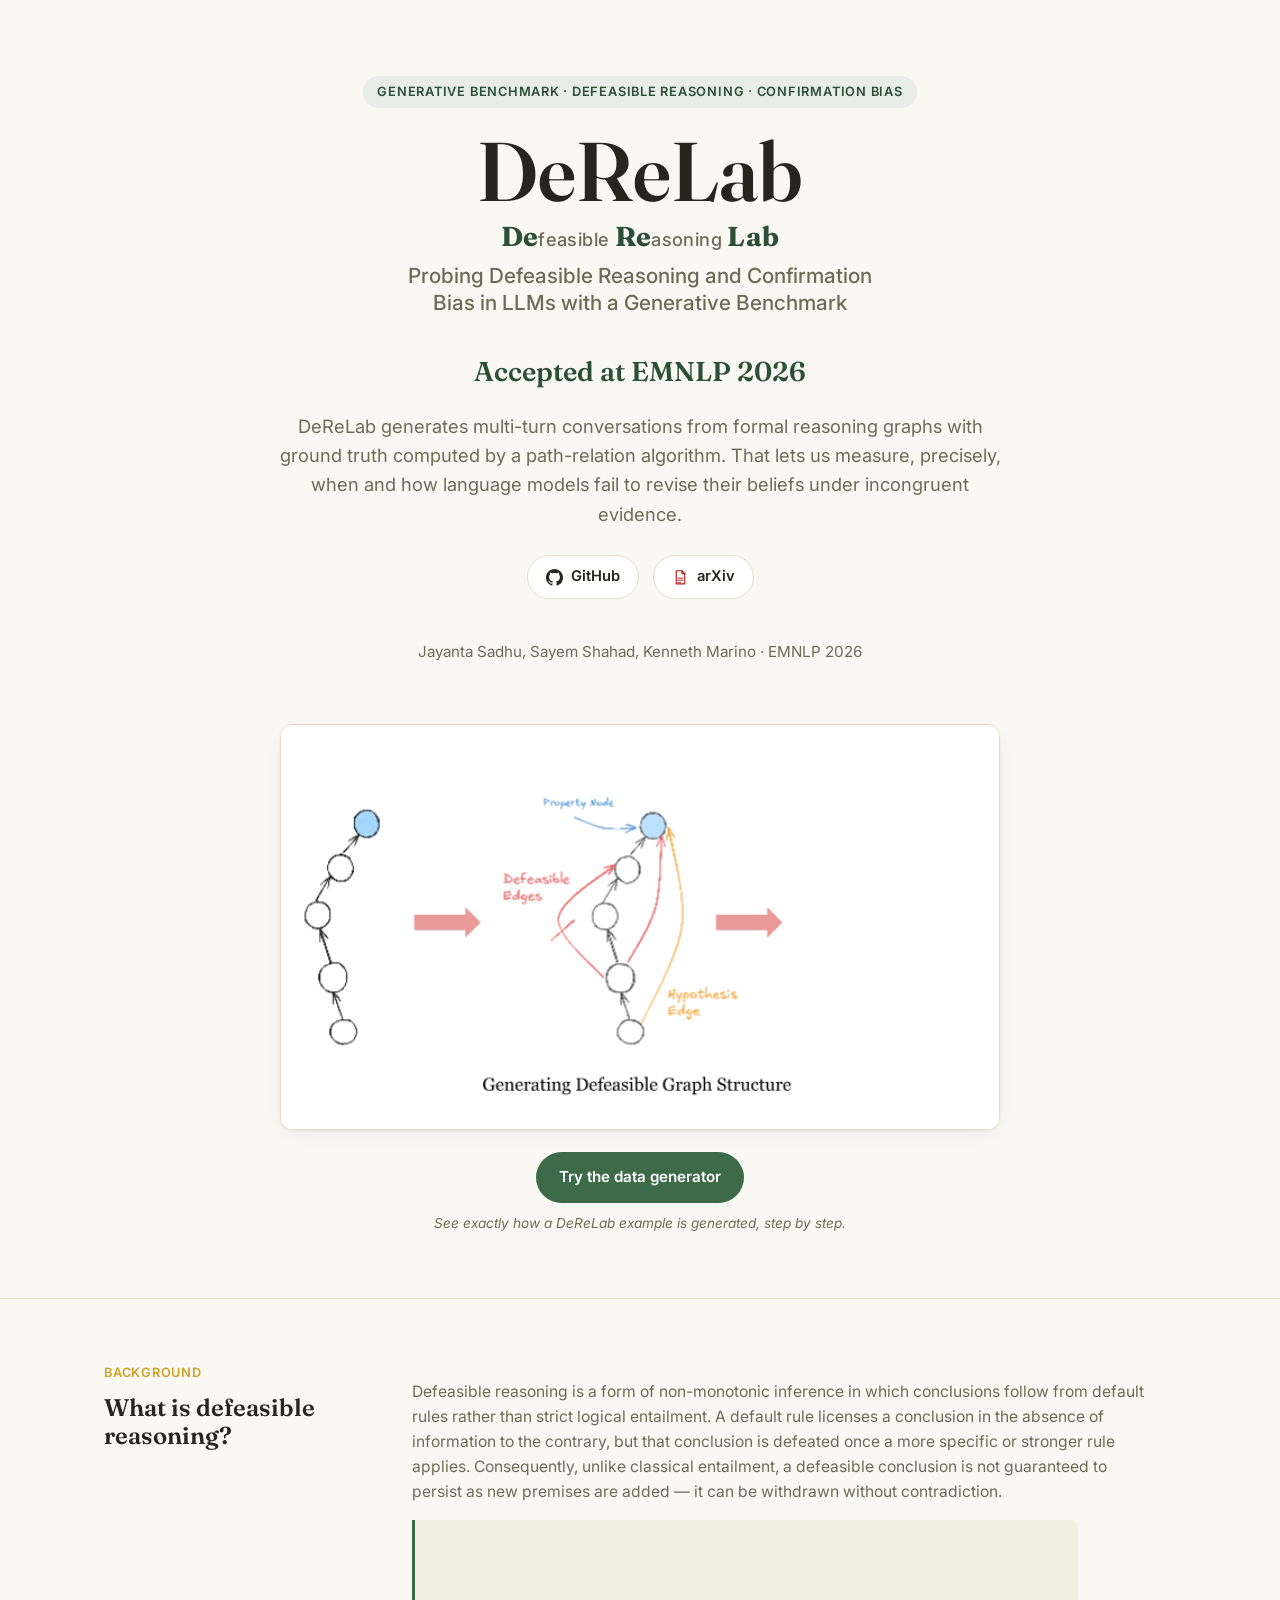
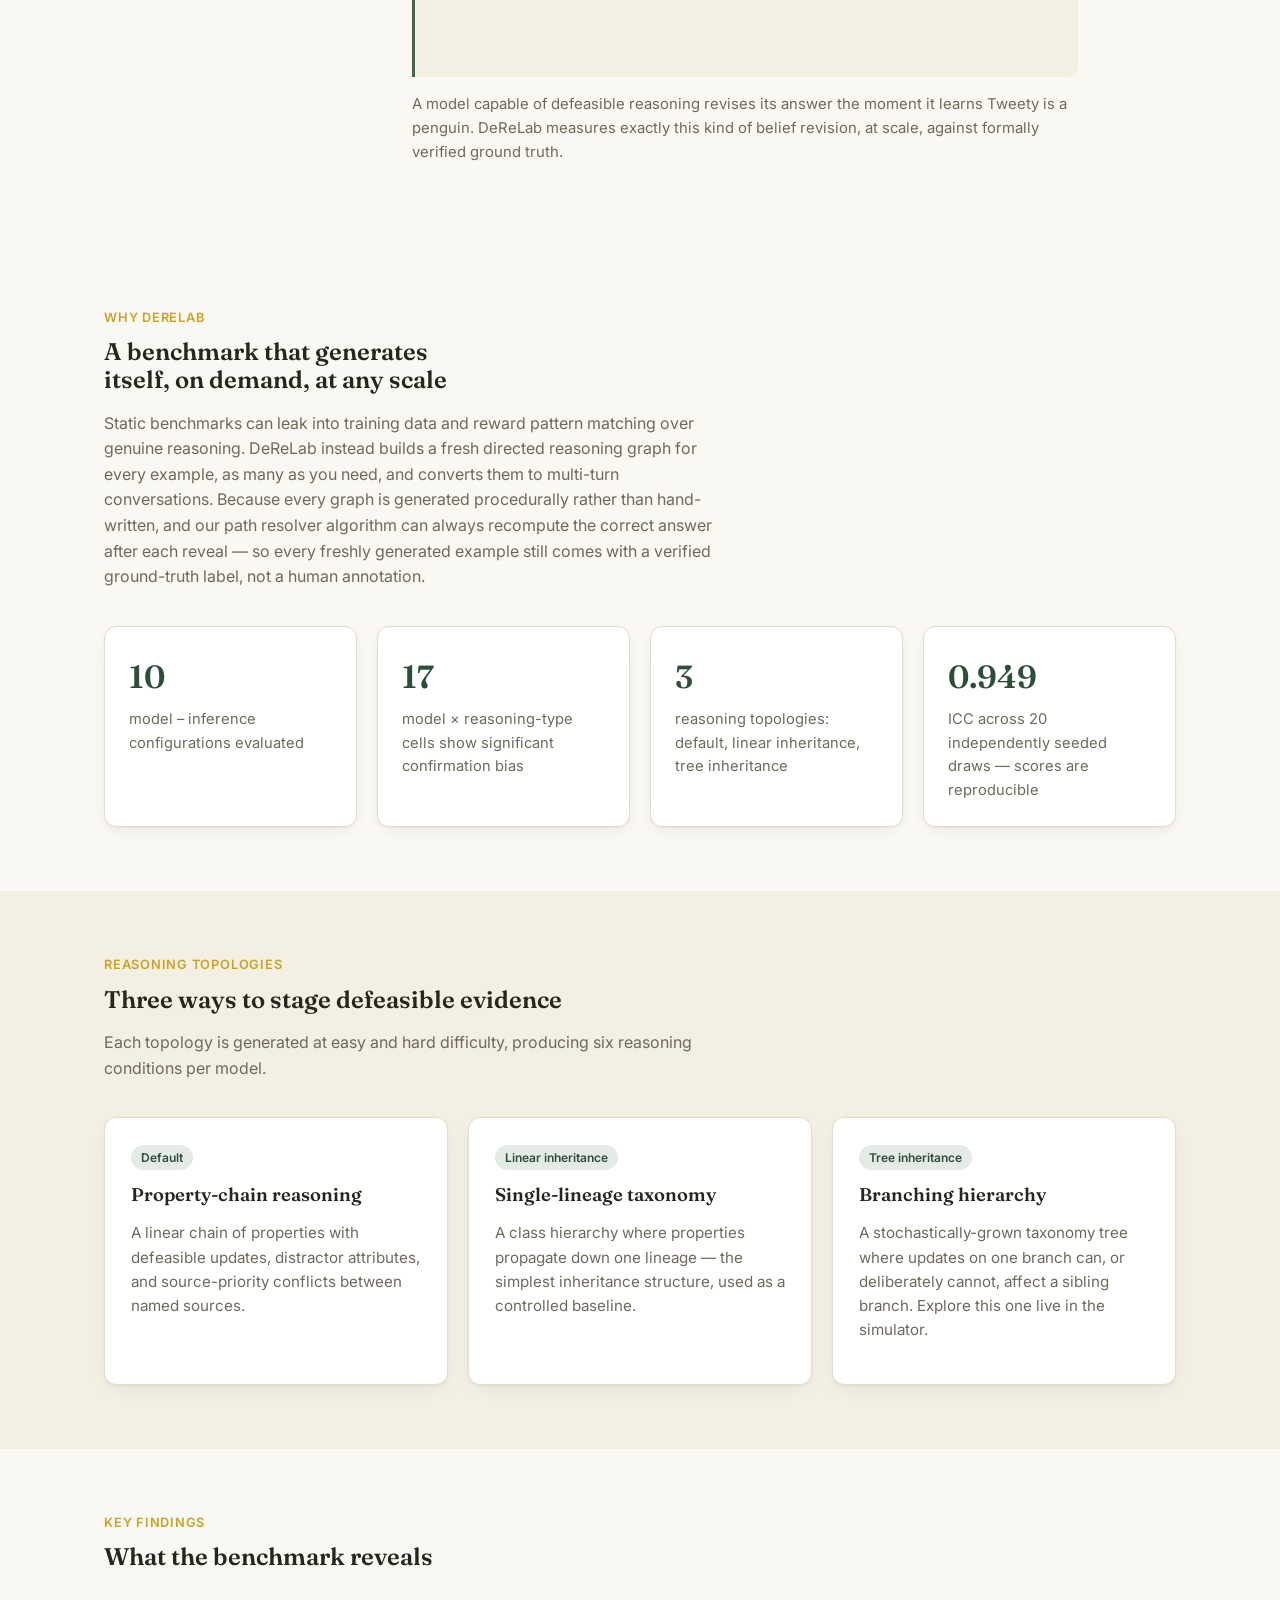
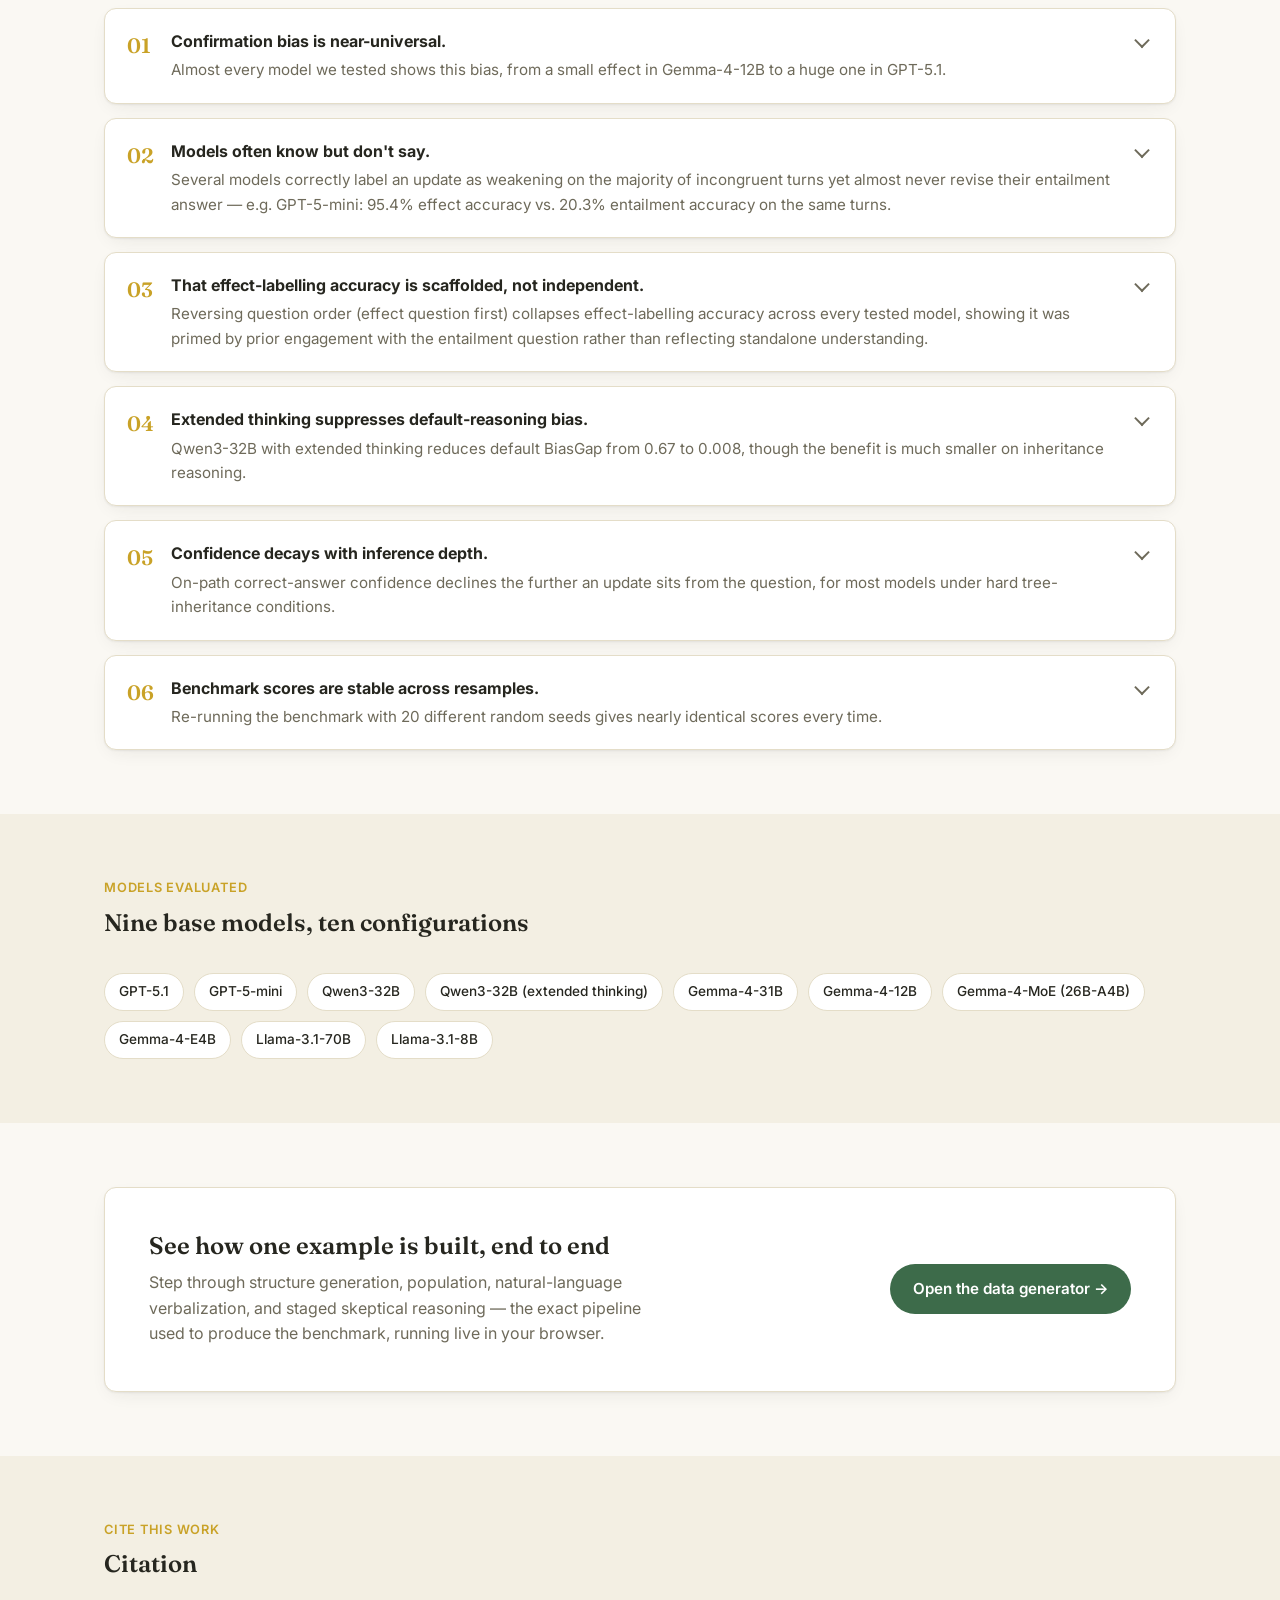
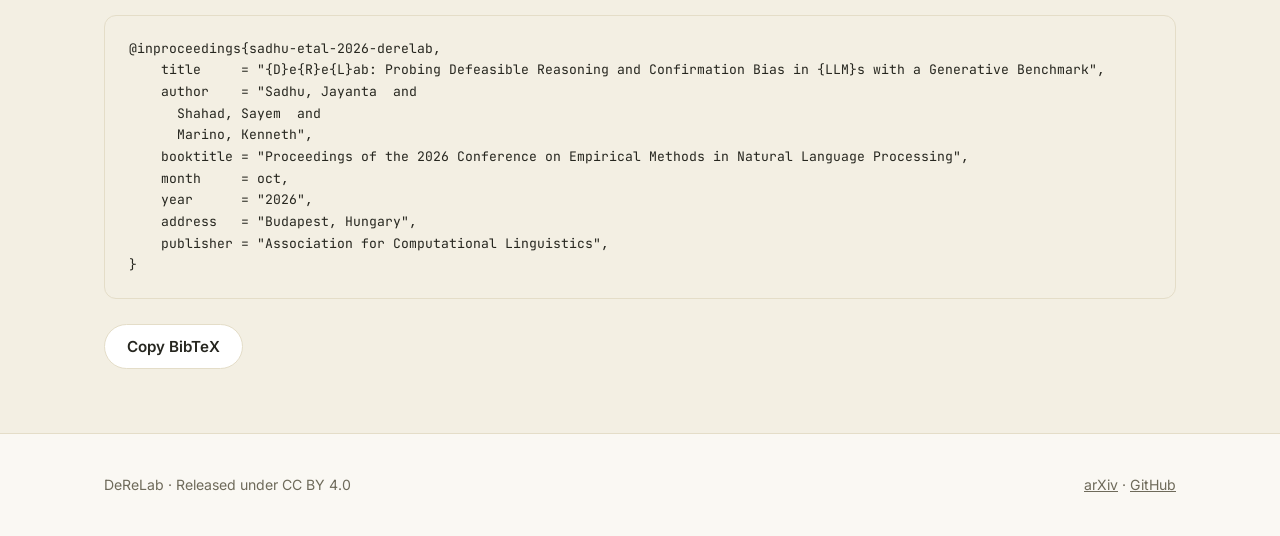
<file: website/index.html>
<!DOCTYPE html>
<html lang="en">
<head>
<meta charset="UTF-8">
<meta name="viewport" content="width=device-width, initial-scale=1.0">
<title>DeReLab</title>
<meta name="description" content="A generative benchmark for probing defeasible reasoning and confirmation bias in large language models.">
<link rel="icon" href="data:image/svg+xml,<svg xmlns=%22http://www.w3.org/2000/svg%22 viewBox=%220 0 32 32%22><rect width=%2232%22 height=%2232%22 rx=%228%22 fill=%22%233D6B4A%22/><circle cx=%2216%22 cy=%2211%22 r=%224%22 fill=%22%23C9A227%22/><circle cx=%229%22 cy=%2222%22 r=%223%22 fill=%22%23fff%22/><circle cx=%2223%22 cy=%2222%22 r=%223%22 fill=%22%23fff%22/><line x1=%2216%22 y1=%2214%22 x2=%229%22 y2=%2220%22 stroke=%22%23fff%22 stroke-width=%221.5%22/><line x1=%2216%22 y1=%2214%22 x2=%2223%22 y2=%2220%22 stroke=%22%23fff%22 stroke-width=%221.5%22/></svg>">
<link rel="stylesheet" href="css/style.css">
</head>
<body>

<header class="hero">
  <div class="container">
    <span class="hero-eyebrow">Generative benchmark &middot; defeasible reasoning &middot; confirmation bias</span>
    <h1 class="hero-title">
      <span class="hero-title-main">DeReLab</span>
      <span class="hero-title-expansion"><span class="hero-title-key">De</span>feasible <span class="hero-title-key">Re</span>asoning <span class="hero-title-key">Lab</span></span>
      <span class="hero-title-sub">Probing Defeasible Reasoning and Confirmation Bias in LLMs with a Generative Benchmark</span>
    </h1>
    <p class="hero-venue-announce">Accepted at EMNLP 2026</p>
    <p class="hero-lede">
      DeReLab generates multi-turn conversations from formal reasoning graphs
      with ground truth computed by a path-relation algorithm. 
      That lets us measure, precisely, when and how language
      models fail to revise their beliefs under incongruent evidence.
    </p>
    <div class="hero-links">
      <a href="https://github.com/Jayanta47/DeReLab" target="_blank" rel="noopener" class="icon-link">
        <svg viewBox="0 0 16 16" fill="currentColor" aria-hidden="true"><path d="M8 0C3.58 0 0 3.58 0 8c0 3.54 2.29 6.53 5.47 7.59.4.07.55-.17.55-.38 0-.19-.01-.82-.01-1.49-2.01.37-2.53-.49-2.69-.94-.09-.23-.48-.94-.82-1.13-.28-.15-.68-.52-.01-.53.63-.01 1.08.58 1.23.82.72 1.21 1.87.87 2.33.66.07-.52.28-.87.51-1.07-1.78-.2-3.64-.89-3.64-3.95 0-.87.31-1.59.82-2.15-.08-.2-.36-1.02.08-2.12 0 0 .67-.21 2.2.82.64-.18 1.32-.27 2-.27.68 0 1.36.09 2 .27 1.53-1.04 2.2-.82 2.2-.82.44 1.1.16 1.92.08 2.12.51.56.82 1.27.82 2.15 0 3.07-1.87 3.75-3.65 3.95.29.25.54.73.54 1.48 0 1.07-.01 1.93-.01 2.2 0 .21.15.46.55.38A8.013 8.013 0 0 0 16 8c0-4.42-3.58-8-8-8z"/></svg>
        <span>GitHub</span>
      </a>
      <a href="https://arxiv.org/abs/2608.30413" target="_blank" rel="noopener" class="icon-link icon-link-arxiv">
        <svg viewBox="0 0 24 24" fill="none" stroke="currentColor" stroke-width="1.6" stroke-linecap="round" stroke-linejoin="round" aria-hidden="true">
          <path d="M6 2.5h8l4 4v14a.5.5 0 0 1-.5.5h-11a.5.5 0 0 1-.5-.5v-17.5a.5.5 0 0 1 .5-.5z"/>
          <path d="M14 2.5v4h4"/>
          <path d="M8.5 12.8h7M8.5 15.8h7M8.5 18.8h4" stroke-width="1.3"/>
        </svg>
        <span>arXiv</span>
      </a>
    </div>
    <p class="hero-authors">Jayanta Sadhu, Sayem Shahad, Kenneth Marino &middot; EMNLP 2026</p>
    <img class="hero-media" src="assets/figures/DeReLab_Animation.gif" alt="Animated walkthrough of a DeReLab example being generated step by step" loading="lazy">
    <div class="hero-actions">
      <a href="simulator.html" class="btn btn-primary">Try the data generator</a>
    </div>
    <p class="hero-sim-caption">See exactly how a DeReLab example is generated, step by step.</p>
  </div>
</header>

<section>
  <div class="container">
    <div class="split-block">
      <div class="split-label">
        <span class="section-eyebrow">Background</span>
        <h2>What is defeasible reasoning?</h2>
      </div>
      <div class="split-body">
        <p>
          Defeasible reasoning is a form of non-monotonic inference in which
          conclusions follow from default rules rather than strict logical
          entailment. A default rule licenses a conclusion in the absence of
          information to the contrary, but that conclusion is defeated once a
          more specific or stronger rule applies. Consequently, unlike
          classical entailment, a defeasible conclusion is not guaranteed to
          persist as new premises are added &mdash; it can be withdrawn
          without contradiction.
        </p>
        <blockquote class="pretext-block penguin-anim" role="img" aria-label="Animated example: Birds fly and Tweety is a bird, so Tweety flies. Then we learn Tweety is a penguin, so Tweety does not fly after all.">
          <span class="pa-line pa-l1">Birds fly. Tweety is a bird.</span>
          <span class="pa-line pa-l2"><span class="pa-strike-wrap"><strong>&rarr; Tweety flies.</strong></span></span>
          <span class="pa-line pa-l3">Then we learn: penguins are birds that don&rsquo;t fly, and Tweety is a penguin.</span>
          <span class="pa-line pa-l4"><strong>&rarr; Tweety does not fly, after all.</strong></span>
        </blockquote>
        <p class="split-note">
          A model capable of defeasible reasoning revises its answer the
          moment it learns Tweety is a penguin. DeReLab measures exactly
          this kind of belief revision, at scale, against formally verified
          ground truth.
        </p>
      </div>
    </div>
  </div>
</section>

<section>
  <div class="container">
    <div class="section-head">
      <span class="section-eyebrow">Why DeReLab</span>
      <h2>A benchmark that generates itself, on demand, at any scale</h2>
      <p>
        Static benchmarks can leak into training data and reward pattern
        matching over genuine reasoning. DeReLab instead builds a fresh
        directed reasoning graph for every example, as many as you need,
        and converts them to multi-turn conversations.
        Because every graph is generated procedurally rather than
        hand-written, and our path resolver algorithm can always
        recompute the correct answer after each reveal &mdash; so every
        freshly generated example still comes with a verified ground-truth
        label, not a human annotation.
      </p>
    </div>
    <div class="grid grid-4">
      <div class="card stat-card">
        <div class="stat-value">10</div>
        <div class="stat-label">model &ndash; inference configurations evaluated</div>
      </div>
      <div class="card stat-card">
        <div class="stat-value">17</div>
        <div class="stat-label">model &times; reasoning-type cells show significant confirmation bias</div>
      </div>
      <div class="card stat-card">
        <div class="stat-value">3</div>
        <div class="stat-label">reasoning topologies: default, linear inheritance, tree inheritance</div>
      </div>
      <div class="card stat-card">
        <div class="stat-value">0.949</div>
        <div class="stat-label">ICC across 20 independently seeded draws &mdash; scores are reproducible</div>
      </div>
    </div>
  </div>
</section>

<section class="alt">
  <div class="container">
    <div class="section-head">
      <span class="section-eyebrow">Reasoning topologies</span>
      <h2>Three ways to stage defeasible evidence</h2>
      <p>Each topology is generated at easy and hard difficulty, producing six reasoning conditions per model.</p>
    </div>
    <div class="grid grid-3">
      <div class="card topology-card">
        <span class="topology-tag">Default</span>
        <h3>Property-chain reasoning</h3>
        <p>A linear chain of properties with defeasible updates, distractor attributes, and source-priority conflicts between named sources.</p>
      </div>
      <div class="card topology-card">
        <span class="topology-tag">Linear inheritance</span>
        <h3>Single-lineage taxonomy</h3>
        <p>A class hierarchy where properties propagate down one lineage &mdash; the simplest inheritance structure, used as a controlled baseline.</p>
      </div>
      <div class="card topology-card">
        <span class="topology-tag">Tree inheritance</span>
        <h3>Branching hierarchy</h3>
        <p>A stochastically-grown taxonomy tree where updates on one branch can, or deliberately cannot, affect a sibling branch. Explore this one live in the simulator.</p>
      </div>
    </div>
  </div>
</section>

<section id="findings">
  <div class="container">
    <div class="section-head">
      <span class="section-eyebrow">Key findings</span>
      <h2>What the benchmark reveals</h2>
    </div>
    <div class="findings-list">

      <details class="card finding-item">
        <summary>
          <span class="finding-index">01</span>
          <span class="finding-summary">
            <strong>Confirmation bias is near-universal.</strong>
            <p>Almost every model we tested shows this bias, from a small effect in Gemma-4-12B to a huge one in GPT-5.1.</p>
          </span>
          <span class="finding-chevron" aria-hidden="true"></span>
        </summary>
        <div class="finding-detail">
          <p>
            BiasGap measures how much less accurate a model is on
            incongruent updates (which should overturn its current answer)
            than on congruent ones (which confirm it). Gemma-4-12B shows a
            small but reliable gap, while GPT-5.1 reaches near-total
            incongruent failure &mdash; a congruent accuracy of just 3.5%
            means the model almost never correctly revises from
            <em>yes</em> to <em>no</em> when faced with a weakening update.
            Only two setups showed no clear bias at all: Gemma-4-MoE on
            default reasoning, and Qwen3-32B with extended thinking on
            inheritance reasoning.
          </p>
          <img src="assets/figures/bias_gap_bars_grouped.png" alt="Bar chart of confirmation bias gap per model, split by default and inheritance reasoning" loading="lazy">
          <p class="figure-caption">Confirmation bias gap (congruent accuracy &minus; incongruent accuracy) per model and reasoning type.</p>
        </div>
      </details>

      <details class="card finding-item">
        <summary>
          <span class="finding-index">02</span>
          <span class="finding-summary">
            <strong>Models often know but don't say.</strong>
            <p>Several models correctly label an update as weakening on the majority of incongruent turns yet almost never revise their entailment answer &mdash; e.g. GPT-5-mini: 95.4% effect accuracy vs. 20.3% entailment accuracy on the same turns.</p>
          </span>
          <span class="finding-chevron" aria-hidden="true"></span>
        </summary>
        <div class="finding-detail">
          <p>
            Llama-3.1-70B shows the same pattern (85.1% effect accuracy vs.
            14.9% entailment accuracy): both models correctly identify
            weakening on the majority of incongruent turns yet almost never
            revise their entailment answer accordingly. Gemma-4-31B
            presents the subtler end of the same pattern &mdash; the
            highest effect accuracy of any model (97.0%) alongside a high
            entailment accuracy (90.7%), for a smaller but still reliable
            dissociation. This <em>know-but-don't-output</em> pattern
            suggests confirmation bias operates as a belief-revision
            suppression effect: models correctly encode the evidential
            direction of an update but fail to propagate it to their
            entailment answer.
          </p>
          <img src="assets/figures/metacognitive_bars.png" alt="Grouped bar chart comparing effect-labelling accuracy on congruent vs incongruent turns, per model" loading="lazy">
          <p class="figure-caption">Effect-labelling accuracy on congruent (strengthening) vs. incongruent (weakening) turns, per model, default reasoning only. A large gap &mdash; high effect accuracy but low entailment accuracy on the same turns &mdash; is the know-but-don't-output signature.</p>
        </div>
      </details>

      <details class="card finding-item">
        <summary>
          <span class="finding-index">03</span>
          <span class="finding-summary">
            <strong>That effect-labelling accuracy is scaffolded, not independent.</strong>
            <p>Reversing question order (effect question first) collapses effect-labelling accuracy across every tested model, showing it was primed by prior engagement with the entailment question rather than reflecting standalone understanding.</p>
          </span>
          <span class="finding-chevron" aria-hidden="true"></span>
        </summary>
        <div class="finding-detail">
          <p>
            We re-ran six models with the question order reversed &mdash;
            effect question before entailment. The confirmation-bias gap
            itself is robust to order &mdash; it holds or grows for five of
            the six models, and is essentially unchanged for the sixth
            &mdash; but C2-effect accuracy collapses everywhere it started
            high, and Gemma-4-MoE's apparent absence of bias in the
            standard order turns out to be a sequencing artefact: its
            BiasGap rises from &minus;0.007 to 0.259 once the entailment
            question no longer comes first.
          </p>
          <div class="mini-chart" role="img" aria-label="Bar chart comparing BiasGap in standard vs reversed question order across six models">
            <div class="mini-chart-row">
              <span class="mini-chart-label">Gemma-4-31B</span>
              <div class="mini-chart-bars">
                <div class="mini-bar-track"><div class="mini-bar-fill orig" style="width:10.4%"></div><span class="mini-bar-val">0.088</span></div>
                <div class="mini-bar-track"><div class="mini-bar-fill rev" style="width:9.6%"></div><span class="mini-bar-val">0.082</span></div>
              </div>
            </div>
            <div class="mini-chart-row">
              <span class="mini-chart-label">Gemma-4-12B</span>
              <div class="mini-chart-bars">
                <div class="mini-bar-track"><div class="mini-bar-fill orig" style="width:9.6%"></div><span class="mini-bar-val">0.082</span></div>
                <div class="mini-bar-track"><div class="mini-bar-fill rev" style="width:12.4%"></div><span class="mini-bar-val">0.105</span></div>
              </div>
            </div>
            <div class="mini-chart-row">
              <span class="mini-chart-label">Qwen3-32B</span>
              <div class="mini-chart-bars">
                <div class="mini-bar-track"><div class="mini-bar-fill orig" style="width:78.8%"></div><span class="mini-bar-val">0.670</span></div>
                <div class="mini-bar-track"><div class="mini-bar-fill rev" style="width:96.0%"></div><span class="mini-bar-val">0.816</span></div>
              </div>
            </div>
            <div class="mini-chart-row">
              <span class="mini-chart-label">Llama-3.1-8B</span>
              <div class="mini-chart-bars">
                <div class="mini-bar-track"><div class="mini-bar-fill orig" style="width:26.4%"></div><span class="mini-bar-val">0.224</span></div>
                <div class="mini-bar-track"><div class="mini-bar-fill rev" style="width:35.9%"></div><span class="mini-bar-val">0.305</span></div>
              </div>
            </div>
            <div class="mini-chart-row">
              <span class="mini-chart-label">Gemma-4-MoE</span>
              <div class="mini-chart-bars">
                <div class="mini-bar-track"><div class="mini-bar-fill orig" style="width:0.8%"></div><span class="mini-bar-val">&minus;0.007</span></div>
                <div class="mini-bar-track"><div class="mini-bar-fill rev" style="width:30.5%"></div><span class="mini-bar-val">0.259</span></div>
              </div>
            </div>
            <div class="mini-chart-row">
              <span class="mini-chart-label">Gemma-4-E4B</span>
              <div class="mini-chart-bars">
                <div class="mini-bar-track"><div class="mini-bar-fill orig" style="width:70.2%"></div><span class="mini-bar-val">0.597</span></div>
                <div class="mini-bar-track"><div class="mini-bar-fill rev" style="width:98.8%"></div><span class="mini-bar-val">0.840</span></div>
              </div>
            </div>
            <div class="mini-chart-legend">
              <span><i class="dot dot-orig"></i>Standard order</span>
              <span><i class="dot dot-rev"></i>Reversed order</span>
            </div>
          </div>
          <p class="figure-caption">BiasGap (C1&nbsp;acc &minus; C2&nbsp;acc) under the standard question order vs. the effect-question-first reversal, default reasoning, six models.</p>
        </div>
      </details>

      <details class="card finding-item">
        <summary>
          <span class="finding-index">04</span>
          <span class="finding-summary">
            <strong>Extended thinking suppresses default-reasoning bias.</strong>
            <p>Qwen3-32B with extended thinking reduces default BiasGap from 0.67 to 0.008, though the benefit is much smaller on inheritance reasoning.</p>
          </span>
          <span class="finding-chevron" aria-hidden="true"></span>
        </summary>
        <div class="finding-detail">
          <p>
            The standard (non-thinking) Qwen3-32B shows a default BiasGap
            of 0.670 &mdash; one of the largest in the evaluation.
            Qwen3-32B* (extended thinking) reduces this to 0.008, with the
            lowest anchoring rates of any model on both topologies.
            Gemma-4-MoE achieves near-zero default bias via a different
            mechanism, but its inheritance bias remains substantial
            (Gap&nbsp;=&nbsp;0.307), showing that suppression does not
            automatically generalise across reasoning types. See the chart
            in finding&nbsp;01 above for the full model-by-model picture.
          </p>
        </div>
      </details>

      <details class="card finding-item">
        <summary>
          <span class="finding-index">05</span>
          <span class="finding-summary">
            <strong>Confidence decays with inference depth.</strong>
            <p>On-path correct-answer confidence declines the further an update sits from the question, for most models under hard tree-inheritance conditions.</p>
          </span>
          <span class="finding-chevron" aria-hidden="true"></span>
        </summary>
        <div class="finding-detail">
          <p>
            When an update sits many reasoning hops away from the question
            being asked, most models become steadily less confident in the
            correct answer, even when that answer hasn't actually changed
            &mdash; the connection just gets harder to track the further
            away it is. This effect is strongest for Gemma-4-31B and
            Llama-3.1-8B, whose confidence erodes the most over long
            chains. GPT-5.1 is the one clear exception: its confidence in
            the correct answer actually <em>grows</em> with distance,
            suggesting it accumulates supporting evidence across a chain
            rather than losing track of it.
          </p>
        </div>
      </details>

      <details class="card finding-item">
        <summary>
          <span class="finding-index">06</span>
          <span class="finding-summary">
            <strong>Benchmark scores are stable across resamples.</strong>
            <p>Re-running the benchmark with 20 different random seeds gives nearly identical scores every time.</p>
          </span>
          <span class="finding-chevron" aria-hidden="true"></span>
        </summary>
        <div class="finding-detail">
          <p>
            None of the 20 reruns produced a meaningfully different score
            for any model. The two models with the most variation &mdash;
            Gemma-4-E4B and Llama-3.1-8B &mdash; are also the
            lowest-accuracy models, where more fluctuation is expected, and
            even their spread is small. A different seed would not change
            any model's accuracy category.
          </p>
          <img src="assets/figures/model_accuracy_default.png" alt="Chart of accuracy variance by property chain length across 20 seeds, per model, default reasoning" loading="lazy">
          <p class="figure-caption">Accuracy variance across 20 independently seeded draws, by property-chain length, default reasoning. Overlapping bands across seeds indicate stable model behaviour rather than draw-specific artefacts.</p>
        </div>
      </details>

    </div>
  </div>
</section>

<section class="alt">
  <div class="container">
    <div class="section-head">
      <span class="section-eyebrow">Models evaluated</span>
      <h2>Nine base models, ten configurations</h2>
    </div>
    <div class="model-chips">
      <span class="model-chip">GPT-5.1</span>
      <span class="model-chip">GPT-5-mini</span>
      <span class="model-chip">Qwen3-32B</span>
      <span class="model-chip">Qwen3-32B (extended thinking)</span>
      <span class="model-chip">Gemma-4-31B</span>
      <span class="model-chip">Gemma-4-12B</span>
      <span class="model-chip">Gemma-4-MoE (26B-A4B)</span>
      <span class="model-chip">Gemma-4-E4B</span>
      <span class="model-chip">Llama-3.1-70B</span>
      <span class="model-chip">Llama-3.1-8B</span>
    </div>
  </div>
</section>

<section>
  <div class="container">
    <div class="card" style="padding: 44px; display:flex; flex-wrap:wrap; align-items:center; gap:28px; justify-content:space-between;">
      <div style="max-width:50ch;">
        <h2 style="margin-bottom:10px;">See how one example is built, end to end</h2>
        <p style="color:var(--color-text-muted); margin:0;">
          Step through structure generation, population, natural-language
          verbalization, and staged skeptical reasoning &mdash; the exact
          pipeline used to produce the benchmark, running live in your
          browser.
        </p>
      </div>
      <a href="simulator.html" class="btn btn-primary">Open the data generator &rarr;</a>
    </div>
  </div>
</section>

<section id="citation" class="alt">
  <div class="container">
    <div class="section-head">
      <span class="section-eyebrow">Cite this work</span>
      <h2>Citation</h2>
    </div>
    <pre class="citation-block" id="citation-text">@inproceedings{sadhu-etal-2026-derelab,
    title     = "{D}e{R}e{L}ab: Probing Defeasible Reasoning and Confirmation Bias in {LLM}s with a Generative Benchmark",
    author    = "Sadhu, Jayanta  and
      Shahad, Sayem  and
      Marino, Kenneth",
    booktitle = "Proceedings of the 2026 Conference on Empirical Methods in Natural Language Processing",
    month     = oct,
    year      = "2026",
    address   = "Budapest, Hungary",
    publisher = "Association for Computational Linguistics",
}</pre>
    <button class="btn btn-secondary copy-btn" id="copy-citation-btn">Copy BibTeX</button>
  </div>
</section>

<footer class="site-footer">
  <div class="container">
    <span>DeReLab &middot; Released under CC BY 4.0</span>
    <span>
      <a href="https://arxiv.org/abs/2608.30413" target="_blank" rel="noopener">arXiv</a>
      &middot;
      <a href="https://github.com/Jayanta47/DeReLab" target="_blank" rel="noopener">GitHub</a>
    </span>
  </div>
</footer>

<script>
  document.getElementById("copy-citation-btn").addEventListener("click", function () {
    const text = document.getElementById("citation-text").textContent;
    navigator.clipboard.writeText(text).then(function () {
      const btn = document.getElementById("copy-citation-btn");
      const original = btn.textContent;
      btn.textContent = "Copied!";
      setTimeout(function () { btn.textContent = original; }, 1500);
    });
  });
</script>

</body>
</html>
</file>
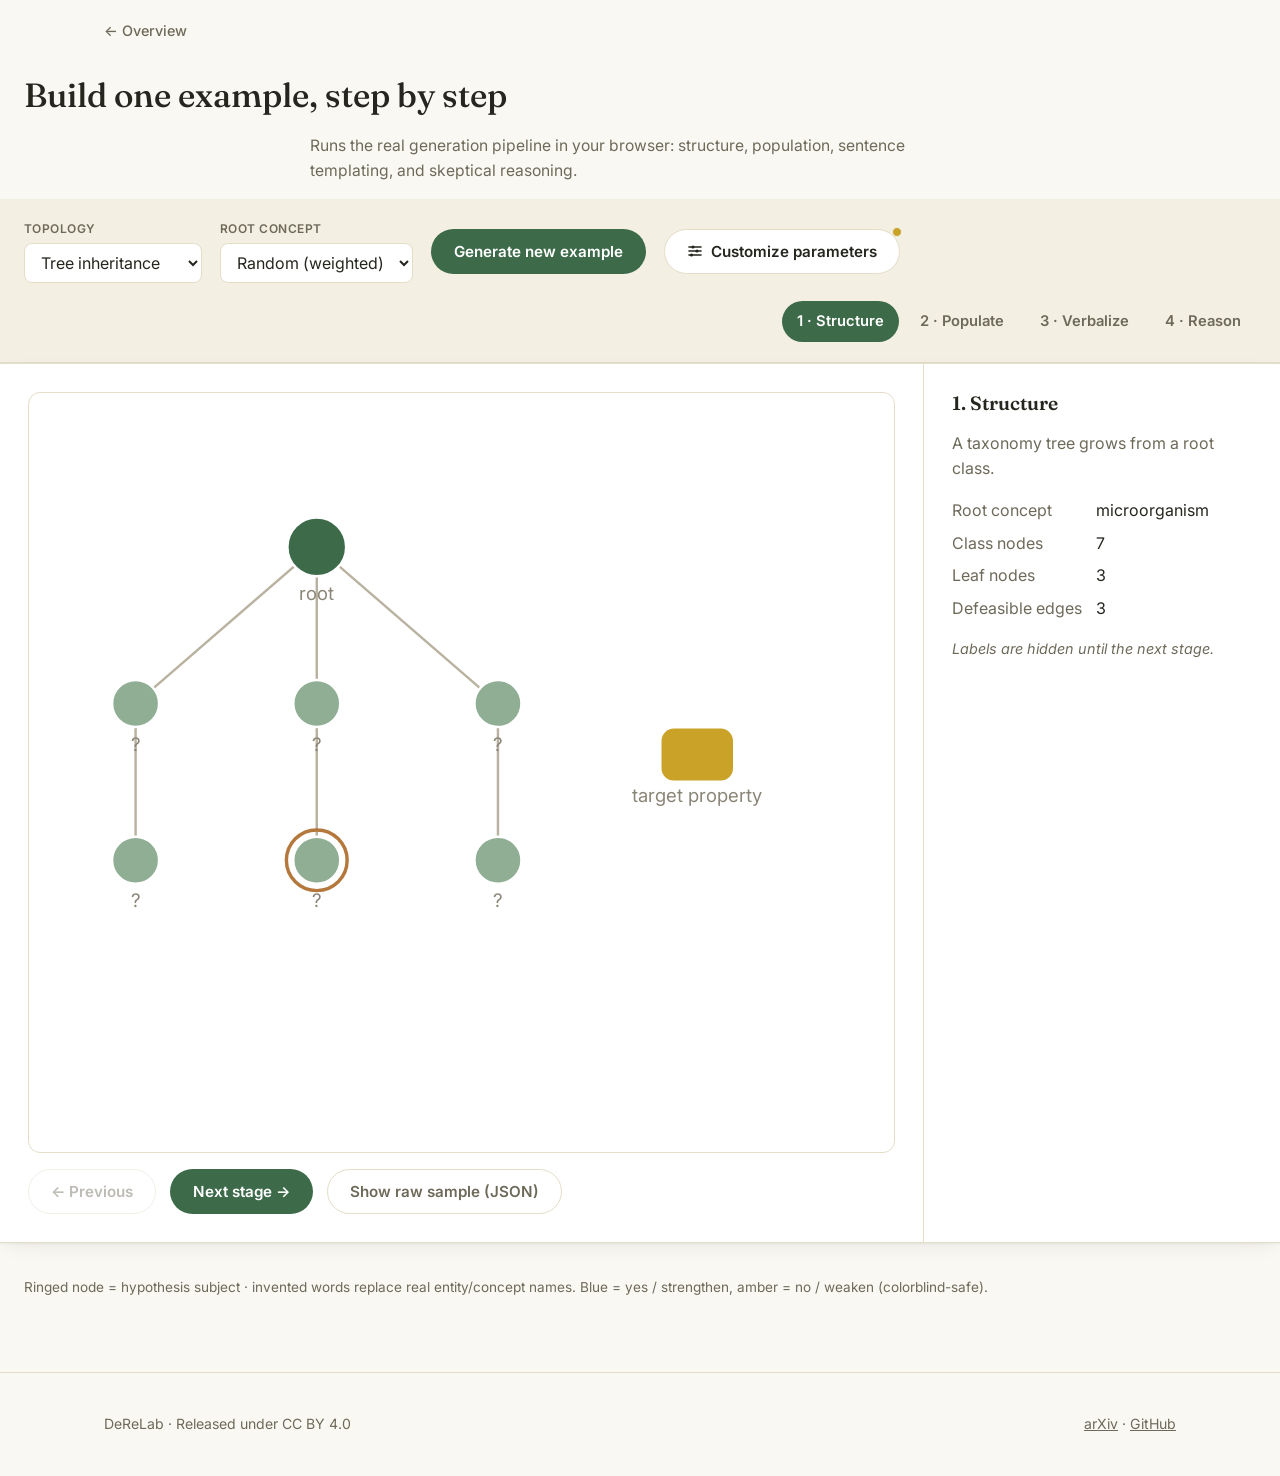
<file: website/simulator.html>
<!DOCTYPE html>
<html lang="en">
<head>
<meta charset="UTF-8">
<meta name="viewport" content="width=device-width, initial-scale=1.0">
<title>DeReLab &mdash; Simulator</title>
<meta name="description" content="Step through DeReLab's generation pipeline live in your browser, for all three reasoning topologies: default, linear inheritance, tree inheritance.">
<link rel="icon" href="data:image/svg+xml,<svg xmlns=%22http://www.w3.org/2000/svg%22 viewBox=%220 0 32 32%22><rect width=%2232%22 height=%2232%22 rx=%228%22 fill=%22%233D6B4A%22/><circle cx=%2216%22 cy=%2211%22 r=%224%22 fill=%22%23C9A227%22/><circle cx=%229%22 cy=%2222%22 r=%223%22 fill=%22%23fff%22/><circle cx=%2223%22 cy=%2222%22 r=%223%22 fill=%22%23fff%22/><line x1=%2216%22 y1=%2214%22 x2=%229%22 y2=%2220%22 stroke=%22%23fff%22 stroke-width=%221.5%22/><line x1=%2216%22 y1=%2214%22 x2=%2223%22 y2=%2220%22 stroke=%22%23fff%22 stroke-width=%221.5%22/></svg>">
<link rel="stylesheet" href="css/style.css">
</head>
<body>

<div class="back-nav">
  <div class="container">
    <a href="index.html" class="back-link">&larr; Overview</a>
  </div>
</div>

<header style="padding: 32px 0 0;">
  <div class="container-wide">
    <h1 style="font-size: clamp(1.6rem, 3vw, 2.1rem); font-weight: 500; max-width: 44ch;">Build one example, step by step</h1>
    <p class="hero-lede" style="font-size: 0.98rem; max-width: 66ch; margin-bottom: 16px;">
      Runs the real generation pipeline in your browser: structure,
      population, sentence templating, and skeptical reasoning.
    </p>
  </div>
</header>

<div class="sim-toolbar">
  <div class="container-wide">
    <div class="sim-field">
      <label for="topology-select">Topology</label>
      <select id="topology-select">
        <option value="default">Default reasoning</option>
        <option value="linear_inheritance">Linear inheritance</option>
        <option value="tree_inheritance" selected>Tree inheritance</option>
      </select>
    </div>
    <div class="sim-field">
      <label for="root-concept-select">Root concept</label>
      <select id="root-concept-select"></select>
    </div>
    <button id="generate-btn" class="btn btn-primary">Generate new example</button>
    <button id="params-toggle-btn" class="btn btn-secondary params-toggle" aria-expanded="false" aria-controls="params-panel">
      <svg viewBox="0 0 16 16" fill="none" stroke="currentColor" stroke-width="1.6" stroke-linecap="round" aria-hidden="true">
        <line x1="2" y1="4" x2="14" y2="4"/><circle cx="6" cy="4" r="1.6" fill="currentColor" stroke="none"/>
        <line x1="2" y1="8" x2="14" y2="8"/><circle cx="10" cy="8" r="1.6" fill="currentColor" stroke="none"/>
        <line x1="2" y1="12" x2="14" y2="12"/><circle cx="4.5" cy="12" r="1.6" fill="currentColor" stroke="none"/>
      </svg>
      <span>Customize parameters</span>
    </button>
    <span id="answer-badge" hidden></span>

    <div class="stage-stepper">
      <span class="stage-step" data-stage="structure">1 &middot; Structure</span>
      <span class="stage-step" data-stage="populate">2 &middot; Populate</span>
      <span class="stage-step" data-stage="verbalize">3 &middot; Verbalize</span>
      <span class="stage-step" data-stage="reason">4 &middot; Reason</span>
    </div>
  </div>
</div>

<main>
  <div class="container-wide" style="padding: 0;">
    <div class="card sim-layout" style="border-radius:0; border-left:none; border-right:none;" id="sim-layout">
      <div class="sim-params-pane" id="params-panel" hidden>
        <h3>Parameters</h3>
        <p class="hint">These control graph generation. Change one and the next example uses it.</p>
        <div id="params-fields"></div>
      </div>
      <div class="sim-graph-pane">
        <div id="graph-container"></div>
        <div class="sim-graph-controls">
          <button id="prev-stage-btn" class="btn btn-ghost">&larr; Previous</button>
          <button id="next-stage-btn" class="btn btn-primary">Next stage &rarr;</button>
          <button id="raw-toggle-btn" class="btn btn-ghost">Show raw sample (JSON)</button>
        </div>
        <pre class="raw-panel" id="raw-panel" hidden></pre>
      </div>
      <div class="sim-panel-pane" id="stage-panel"></div>
    </div>
  </div>
</main>

<div class="container-wide">
  <p class="sim-footer-note">
    Ringed node = hypothesis subject &middot; invented words replace real
    entity/concept names. Blue = yes / strengthen, amber = no / weaken
    (colorblind-safe).
  </p>
</div>

<footer class="site-footer">
  <div class="container">
    <span>DeReLab &middot; Released under CC BY 4.0</span>
    <span><a href="https://arxiv.org/abs/2608.30413" target="_blank" rel="noopener">arXiv</a> &middot; <a href="https://github.com/Jayanta47/DeReLab" target="_blank" rel="noopener">GitHub</a></span>
  </div>
</footer>

<script src="js/data.js"></script>
<script src="js/pmpm.js"></script>
<script src="js/generator.js"></script>
<script src="js/graph-render.js"></script>
<script src="js/simulator.js"></script>
</body>
</html>
</file>
<file: website/css/style.css>
/* =====================================================================
   DeReLab site stylesheet
   Palette: warm white + beige surfaces, forest-green accent.
   Reasoning-state badges (yes/no/strengthen/weaken) use the Okabe-Ito
   blue/amber pair instead of red/green for colorblind accessibility.
   ===================================================================== */

@import url("https://fonts.googleapis.com/css2?family=Fraunces:opsz,wght@9..144,400;9..144,500;9..144,600;9..144,700&family=Inter:wght@400;500;600;700&family=JetBrains+Mono:wght@400;500&display=swap");

:root {
  --color-bg: #faf8f3;
  --color-surface: #ffffff;
  --color-surface-alt: #f3efe3;
  --color-border: #e4ddc8;
  --color-text: #26261f;
  --color-text-muted: #6e6a5a;
  --color-green: #3d6b4a;
  --color-green-dark: #2c4f37;
  --color-green-light: #8fae93;
  --color-amber: #c9a227;
  --color-blue-accent: #0072b2;
  --color-orange-accent: #e69f00;
  --color-badge-unknown-bg: #ece7d9;
  --color-badge-unknown-text: #6e6a5a;

  --font-display: "Fraunces", Georgia, serif;
  --font-ui: "Inter", -apple-system, BlinkMacSystemFont, "Segoe UI", sans-serif;
  --font-mono: "JetBrains Mono", "SFMono-Regular", Consolas, monospace;

  --radius: 12px;
  --shadow-card: 0 1px 2px rgba(38, 38, 31, 0.06), 0 6px 20px -8px rgba(38, 38, 31, 0.12);
}

@media (prefers-color-scheme: dark) {
  :root:not([data-theme="light"]) {
    --color-bg: #1b1c17;
    --color-surface: #232419;
    --color-surface-alt: #2b2c21;
    --color-border: #3c3d30;
    --color-text: #ede9dc;
    --color-text-muted: #b1ad9c;
    --color-green: #78ab84;
    --color-green-dark: #5a8d67;
    --color-green-light: #4b5c4d;
    --color-amber: #d9b84a;
    --color-badge-unknown-bg: #34352a;
    --color-badge-unknown-text: #b1ad9c;
    --shadow-card: 0 1px 2px rgba(0, 0, 0, 0.3), 0 6px 20px -8px rgba(0, 0, 0, 0.4);
  }
}
:root[data-theme="dark"] {
  --color-bg: #1b1c17;
  --color-surface: #232419;
  --color-surface-alt: #2b2c21;
  --color-border: #3c3d30;
  --color-text: #ede9dc;
  --color-text-muted: #b1ad9c;
  --color-green: #78ab84;
  --color-green-dark: #5a8d67;
  --color-green-light: #4b5c4d;
  --color-amber: #d9b84a;
  --color-badge-unknown-bg: #34352a;
  --color-badge-unknown-text: #b1ad9c;
  --shadow-card: 0 1px 2px rgba(0, 0, 0, 0.3), 0 6px 20px -8px rgba(0, 0, 0, 0.4);
}

* { box-sizing: border-box; }
html { scroll-behavior: smooth; }

body {
  margin: 0;
  background: var(--color-bg);
  color: var(--color-text);
  font-family: var(--font-ui);
  font-size: 16px;
  line-height: 1.6;
  -webkit-font-smoothing: antialiased;
}

a { color: var(--color-green-dark); }
a:hover { color: var(--color-green); }

code, pre { font-family: var(--font-mono); }

h1, h2, h3, h4 {
  font-family: var(--font-display);
  font-weight: 600;
  line-height: 1.18;
  text-wrap: balance;
  margin: 0 0 0.5em;
}

.container {
  max-width: 1120px;
  margin: 0 auto;
  padding: 0 24px;
}

/* Wider variant for the simulator's toolbar/graph grid, which needs more
   horizontal room than marketing-page prose does -- especially with the
   params sidebar open (3 columns). */
.container-wide {
  max-width: 1520px;
  margin: 0 auto;
  padding: 0 24px;
}

/* ---------------------------------------------------------------- nav */

.site-nav {
  position: sticky;
  top: 0;
  z-index: 50;
  background: color-mix(in srgb, var(--color-bg) 88%, transparent);
  backdrop-filter: blur(8px);
  border-bottom: 1px solid var(--color-border);
}
.site-nav .container {
  display: flex;
  align-items: center;
  justify-content: space-between;
  height: 64px;
}
.brand {
  display: flex;
  align-items: center;
  gap: 10px;
  font-family: var(--font-display);
  font-weight: 600;
  font-size: 1.15rem;
  color: var(--color-text);
  text-decoration: none;
}
.brand-mark {
  width: 28px;
  height: 28px;
  border-radius: 8px;
  background: linear-gradient(135deg, var(--color-green) 0%, var(--color-amber) 130%);
  display: inline-block;
}
.nav-links {
  display: flex;
  align-items: center;
  gap: 28px;
  font-size: 0.95rem;
  font-weight: 500;
}
.nav-links a { color: var(--color-text-muted); text-decoration: none; }
.nav-links a:hover, .nav-links a.active { color: var(--color-text); }
.nav-cta {
  padding: 8px 16px;
  border-radius: 999px;
  background: var(--color-green);
  color: #fff !important;
}
.nav-cta:hover { background: var(--color-green-dark); }

/* --------------------------------------------------------------- hero */

.hero {
  padding: 76px 0 64px;
  border-bottom: 1px solid var(--color-border);
  text-align: center;
}
.hero .container {
  display: flex;
  flex-direction: column;
  align-items: center;
}
.hero-eyebrow {
  display: inline-flex;
  align-items: center;
  gap: 8px;
  font-size: 0.8rem;
  font-weight: 600;
  letter-spacing: 0.06em;
  text-transform: uppercase;
  color: var(--color-green-dark);
  background: color-mix(in srgb, var(--color-green) 12%, var(--color-surface));
  padding: 6px 14px;
  border-radius: 999px;
  margin-bottom: 22px;
}
.hero h1 {
  max-width: 60ch;
  margin-left: auto;
  margin-right: auto;
}
.hero-title {
  display: flex;
  flex-direction: column;
  align-items: center;
  gap: 10px;
}
.hero-title-main {
  font-size: clamp(3rem, 8vw, 5.2rem);
  line-height: 1;
}
.hero-title-expansion {
  font-family: var(--font-ui);
  font-weight: 500;
  font-size: 1.14rem;
  letter-spacing: 0.02em;
  color: var(--color-text-muted);
  margin-top: -4px;
}
.hero-title-key {
  font-family: var(--font-display);
  font-size: 1.5em;
  font-weight: 700;
  color: var(--color-green-dark);
}
.hero-title-sub {
  font-family: var(--font-ui);
  font-weight: 500;
  font-size: clamp(1rem, 2vw, 1.3rem);
  line-height: 1.3;
  color: var(--color-text-muted);
  max-width: 60ch;
}
.hero-media {
  display: block;
  width: 100%;
  max-width: 720px;
  border-radius: var(--radius);
  border: 1px solid var(--color-border);
  box-shadow: var(--shadow-card);
  margin: 30px 0 22px;
}
.hero-venue-announce {
  font-family: var(--font-display);
  font-size: clamp(1.3rem, 2.2vw, 1.7rem);
  font-weight: 600;
  color: var(--color-green-dark);
  margin: 18px 0 0;
}
.hero-lede {
  font-size: 1.15rem;
  color: var(--color-text-muted);
  max-width: 62ch;
  margin: 18px auto 26px;
}
.hero-links {
  display: flex;
  flex-wrap: wrap;
  justify-content: center;
  gap: 14px;
  margin-bottom: 26px;
}
.icon-link {
  display: inline-flex;
  align-items: center;
  gap: 8px;
  font-family: var(--font-ui);
  font-weight: 600;
  font-size: 0.92rem;
  color: var(--color-text);
  text-decoration: none;
  padding: 9px 18px;
  border: 1px solid var(--color-border);
  border-radius: 999px;
  background: var(--color-surface);
  transition: border-color 0.15s ease, color 0.15s ease;
}
.icon-link:hover { border-color: var(--color-green); color: var(--color-green-dark); }
.icon-link svg { width: 17px; height: 17px; flex-shrink: 0; }
.icon-link-arxiv svg { color: #b31b1b; }
.hero-authors {
  font-size: 0.95rem;
  color: var(--color-text-muted);
  margin-bottom: 30px;
}
.hero-actions {
  display: flex;
  flex-wrap: wrap;
  justify-content: center;
  gap: 12px;
}
.hero-sim-caption {
  font-size: 0.85rem;
  color: var(--color-text-muted);
  font-style: italic;
  margin: 10px 0 0;
}

.btn {
  display: inline-flex;
  align-items: center;
  gap: 8px;
  font-family: var(--font-ui);
  font-weight: 600;
  font-size: 0.95rem;
  padding: 12px 22px;
  border-radius: 999px;
  border: 1px solid transparent;
  cursor: pointer;
  text-decoration: none;
  transition: transform 0.15s ease, background 0.15s ease, border-color 0.15s ease;
}
.btn:active { transform: translateY(1px); }
.btn-primary { background: var(--color-green); color: #fff; }
.btn-primary:hover { background: var(--color-green-dark); }
.btn-secondary {
  background: var(--color-surface);
  color: var(--color-text);
  border-color: var(--color-border);
}
.btn-secondary:hover { border-color: var(--color-green); }
.btn-ghost {
  background: transparent;
  color: var(--color-text-muted);
  border-color: var(--color-border);
}
.btn-ghost:hover { color: var(--color-text); }
.btn[disabled] { opacity: 0.45; cursor: not-allowed; }

/* ----------------------------------------------------------- sections */

section { padding: 64px 0; }
section.alt { background: var(--color-surface-alt); }
.section-head { max-width: 62ch; margin-bottom: 36px; }
.section-eyebrow {
  font-size: 0.8rem;
  font-weight: 600;
  letter-spacing: 0.06em;
  text-transform: uppercase;
  color: var(--color-amber);
  margin-bottom: 10px;
  display: block;
}
.section-head p { color: var(--color-text-muted); }

/* split-column intro block (e.g. "What is defeasible reasoning?") */
.split-block {
  display: grid;
  grid-template-columns: 260px 1fr;
  gap: 48px;
  align-items: start;
}
.split-label h2 { margin-bottom: 0; }
.split-body p {
  color: var(--color-text-muted);
  font-size: 0.98rem;
  max-width: 74ch;
}
.split-body .pretext-block { max-width: 74ch; }
.split-note {
  margin-top: 16px !important;
  font-size: 0.93rem !important;
}
@media (max-width: 760px) {
  .split-block { grid-template-columns: 1fr; gap: 16px; }
}

.card {
  background: var(--color-surface);
  border: 1px solid var(--color-border);
  border-radius: var(--radius);
  box-shadow: var(--shadow-card);
}

.grid { display: grid; gap: 20px; }
.grid-3 { grid-template-columns: repeat(3, 1fr); }
.grid-4 { grid-template-columns: repeat(4, 1fr); }
@media (max-width: 860px) {
  .grid-3, .grid-4 { grid-template-columns: 1fr; }
}

/* stat cards */
.stat-card {
  padding: 24px;
}
.stat-card .stat-value {
  font-family: var(--font-display);
  font-size: 2rem;
  font-weight: 600;
  color: var(--color-green-dark);
}
.stat-card .stat-label {
  font-size: 0.92rem;
  color: var(--color-text-muted);
  margin-top: 6px;
}

/* topology cards */
.topology-card { padding: 26px; }
.topology-card h3 { font-size: 1.15rem; margin-bottom: 8px; }
.topology-card p { color: var(--color-text-muted); font-size: 0.95rem; }
.topology-tag {
  display: inline-block;
  font-size: 0.75rem;
  font-weight: 600;
  color: var(--color-green-dark);
  background: color-mix(in srgb, var(--color-green) 14%, var(--color-surface));
  padding: 3px 10px;
  border-radius: 999px;
  margin-bottom: 14px;
}

/* findings list (collapsible) */
.findings-list { display: flex; flex-direction: column; gap: 14px; }
.finding-item { overflow: hidden; }
.finding-item summary {
  display: flex;
  align-items: flex-start;
  gap: 16px;
  padding: 20px 22px;
  cursor: pointer;
  list-style: none;
}
.finding-item summary::-webkit-details-marker { display: none; }
.finding-item summary:hover { background: var(--color-surface-alt); }
.finding-index {
  font-family: var(--font-display);
  font-weight: 600;
  color: var(--color-amber);
  font-size: 1.3rem;
  min-width: 2ch;
}
.finding-summary { flex: 1; }
.finding-item p { margin: 4px 0 0; color: var(--color-text-muted); font-size: 0.95rem; }
.finding-item strong { color: var(--color-text); }
.finding-chevron {
  flex-shrink: 0;
  width: 22px;
  height: 22px;
  margin-top: 2px;
  position: relative;
}
.finding-chevron::before {
  content: "";
  position: absolute;
  top: 50%;
  left: 50%;
  width: 9px;
  height: 9px;
  border-right: 2px solid var(--color-text-muted);
  border-bottom: 2px solid var(--color-text-muted);
  transform: translate(-50%, -65%) rotate(45deg);
  transition: transform 0.2s ease;
}
.finding-item[open] .finding-chevron::before {
  transform: translate(-50%, -35%) rotate(-135deg);
}
.finding-detail {
  padding: 0 22px 26px;
  border-top: 1px solid var(--color-border);
  margin-top: -1px;
}
.finding-detail p { font-size: 0.93rem; margin: 18px 0 16px; }
.finding-detail img {
  display: block;
  width: 100%;
  max-width: 760px;
  margin: 0 auto;
  border: 1px solid var(--color-border);
  border-radius: 8px;
  background: #fff;
}
.figure-caption {
  font-size: 0.82rem !important;
  color: var(--color-text-muted);
  text-align: center;
  margin: 10px auto 0 !important;
  max-width: 640px;
}

/* mini bar-comparison chart (finding 03) */
.mini-chart { margin: 4px auto 0; max-width: 640px; }
.mini-chart-row {
  display: grid;
  grid-template-columns: 96px 1fr;
  align-items: center;
  gap: 12px;
  margin-bottom: 10px;
}
.mini-chart-label { font-size: 0.8rem; color: var(--color-text-muted); text-align: right; }
.mini-chart-bars { display: flex; flex-direction: column; gap: 4px; }
.mini-bar-track {
  display: flex;
  align-items: center;
  gap: 8px;
  height: 16px;
}
.mini-bar-fill {
  height: 100%;
  min-width: 2px;
  border-radius: 3px;
  background: var(--color-surface-alt);
}
.mini-bar-fill.orig { background: var(--color-green); }
.mini-bar-fill.rev { background: var(--color-amber); }
.mini-bar-val { font-size: 0.75rem; color: var(--color-text-muted); white-space: nowrap; }
.mini-chart-legend {
  display: flex;
  justify-content: center;
  gap: 20px;
  margin-top: 14px;
  font-size: 0.8rem;
  color: var(--color-text-muted);
}
.mini-chart-legend .dot {
  display: inline-block;
  width: 9px;
  height: 9px;
  border-radius: 50%;
  margin-right: 6px;
}
.dot-orig { background: var(--color-green); }
.dot-rev { background: var(--color-amber); }

/* model chips */
.model-chips { display: flex; flex-wrap: wrap; gap: 10px; }
.model-chip {
  font-size: 0.85rem;
  font-weight: 500;
  padding: 7px 14px;
  border-radius: 999px;
  background: var(--color-surface);
  border: 1px solid var(--color-border);
}

/* citation block */
.citation-block {
  padding: 22px 24px;
  font-family: var(--font-mono);
  font-size: 0.82rem;
  line-height: 1.65;
  white-space: pre-wrap;
  overflow-x: auto;
  background: var(--color-surface-alt);
  border: 1px solid var(--color-border);
  border-radius: var(--radius);
  color: var(--color-text);
}
.copy-btn {
  margin-top: 12px;
}

/* footer */
.site-footer {
  border-top: 1px solid var(--color-border);
  padding: 40px 0;
  color: var(--color-text-muted);
  font-size: 0.88rem;
}
.site-footer .container {
  display: flex;
  justify-content: space-between;
  flex-wrap: wrap;
  gap: 12px;
}
.site-footer a { color: var(--color-text-muted); }

/* ====================================================================
   Simulator page
   ==================================================================== */

.back-nav {
  padding: 18px 0 0;
}
.back-link {
  display: inline-flex;
  align-items: center;
  gap: 6px;
  font-size: 0.9rem;
  font-weight: 500;
  color: var(--color-text-muted);
  text-decoration: none;
}
.back-link:hover { color: var(--color-green-dark); }

.sim-toolbar {
  border-bottom: 1px solid var(--color-border);
  background: var(--color-surface-alt);
  padding: 20px 0;
}
.sim-toolbar .container, .sim-toolbar .container-wide {
  display: flex;
  flex-wrap: wrap;
  align-items: center;
  gap: 18px;
}
.sim-field { display: flex; flex-direction: column; gap: 4px; }
.sim-field label {
  font-size: 0.75rem;
  font-weight: 600;
  text-transform: uppercase;
  letter-spacing: 0.04em;
  color: var(--color-text-muted);
}
.sim-field select {
  font-family: var(--font-ui);
  font-size: 1rem;
  padding: 8px 12px;
  border-radius: 8px;
  border: 1px solid var(--color-border);
  background: var(--color-surface);
  color: var(--color-text);
}

.stage-stepper {
  display: flex;
  align-items: center;
  gap: 6px;
  margin-left: auto;
}
.stage-step {
  font-size: 0.92rem;
  font-weight: 600;
  color: var(--color-text-muted);
  padding: 8px 14px;
  border-radius: 999px;
  cursor: pointer;
  border: 1px solid transparent;
  user-select: none;
}
.stage-step.done { color: var(--color-green-dark); cursor: pointer; }
.stage-step.active {
  background: var(--color-green);
  color: #fff;
}

.sim-layout {
  display: grid;
  grid-template-columns: 2.6fr 1fr;
  gap: 0;
  min-height: 880px;
}
.sim-layout.params-open {
  grid-template-columns: 240px 2.6fr 1fr;
}
@media (max-width: 960px) {
  .sim-layout, .sim-layout.params-open { grid-template-columns: 1fr; }
}

/* params sidebar: collapsed (hidden) by default, opened via the
   "Customize parameters" toggle in the toolbar */
.sim-params-pane {
  padding: 24px 22px;
  border-right: 1px solid var(--color-border);
  background: var(--color-surface-alt);
}
.sim-params-pane h3 { font-size: 1.05rem; margin-bottom: 6px; }
.sim-params-pane .hint { font-size: 0.85rem; font-style: italic; margin-bottom: 18px; }

.params-toggle {
  position: relative;
}
.params-toggle svg { width: 16px; height: 16px; }
.params-toggle[aria-expanded="true"] {
  background: var(--color-green-dark);
  color: #fff;
  border-color: var(--color-green-dark);
}
.params-toggle::after {
  content: "";
  position: absolute;
  top: -3px;
  right: -3px;
  width: 8px;
  height: 8px;
  border-radius: 50%;
  background: var(--color-amber);
  border: 1.5px solid var(--color-surface-alt);
}
.params-toggle[aria-expanded="true"]::after { display: none; }

.param-row { margin-bottom: 20px; }
.param-row label {
  display: flex;
  justify-content: space-between;
  align-items: baseline;
  font-size: 0.85rem;
  font-weight: 600;
  color: var(--color-text);
  margin-bottom: 6px;
}
.param-row .param-val {
  font-family: var(--font-mono);
  font-weight: 500;
  color: var(--color-green-dark);
  font-size: 0.82rem;
}
.param-row input[type="range"] {
  width: 100%;
  accent-color: var(--color-green);
}
.param-row .param-desc {
  font-size: 0.78rem;
  color: var(--color-text-muted);
  margin-top: 4px;
}

.sim-graph-pane {
  padding: 28px;
  border-right: 1px solid var(--color-border);
  display: flex;
  flex-direction: column;
  gap: 16px;
}
#graph-container {
  background: var(--color-surface);
  border: 1px solid var(--color-border);
  border-radius: var(--radius);
  padding: 16px;
  flex: 1;
  display: flex;
  align-items: center;
}
#graph-container svg { width: 100%; height: auto; }
.sim-graph-controls {
  display: flex;
  align-items: center;
  gap: 14px;
  flex-wrap: wrap;
}

.answer-badge {
  display: inline-flex;
  align-items: center;
  padding: 7px 16px;
  border-radius: 999px;
  font-weight: 600;
  font-size: 0.95rem;
}
.answer-badge.small { padding: 3px 11px; font-size: 0.85rem; }
.badge-yes { background: color-mix(in srgb, var(--color-blue-accent) 16%, var(--color-surface)); color: var(--color-blue-accent); }
.badge-no { background: color-mix(in srgb, var(--color-orange-accent) 18%, var(--color-surface)); color: color-mix(in srgb, var(--color-orange-accent) 70%, black); }
.badge-unknown { background: var(--color-badge-unknown-bg); color: var(--color-badge-unknown-text); }

.sim-panel-pane {
  padding: 28px;
  overflow-y: auto;
  max-height: 1020px;
}
.sim-panel-pane h3 { font-size: 1.2rem; margin-bottom: 10px; }
.sim-panel-pane p { font-size: 1rem; color: var(--color-text-muted); }
.sim-panel-pane .hint { font-size: 0.9rem; font-style: italic; }

.stat-list {
  display: grid;
  grid-template-columns: max-content 1fr;
  gap: 7px 14px;
  margin: 16px 0;
  font-size: 1rem;
}
.stat-list dt { color: var(--color-text-muted); }
.stat-list dd { margin: 0; }

.pretext-block {
  margin: 14px 0;
  padding: 16px 20px;
  background: var(--color-surface-alt);
  border-left: 3px solid var(--color-green);
  border-radius: 0 8px 8px 0;
  font-size: 0.93rem;
  max-width: 62ch;
}

/* "penguin moment" animation: a looping, self-contained illustration of
   defeasible belief revision. Opacity-only transitions (no layout
   shift), so the block's height stays constant throughout. */
.penguin-anim .pa-line {
  display: block;
  opacity: 0;
}
.penguin-anim .pa-line + .pa-line { margin-top: 10px; }
.penguin-anim .pa-l1 { animation: pa-line1 9s ease infinite; }
.penguin-anim .pa-l2 { animation: pa-line2 9s ease infinite; color: var(--color-blue-accent); }
.penguin-anim .pa-l3 { animation: pa-line3 9s ease infinite; }
.penguin-anim .pa-l4 { animation: pa-line4 9s ease infinite; color: var(--color-orange-accent); }

.pa-strike-wrap { position: relative; display: inline-block; }
.pa-strike-wrap::after {
  content: "";
  position: absolute;
  left: -2px;
  right: -2px;
  top: 50%;
  height: 2px;
  background: var(--color-orange-accent);
  transform: scaleX(0);
  transform-origin: left;
  animation: pa-strike 9s ease infinite;
}

@keyframes pa-line1 {
  0%, 4.4%     { opacity: 0; }
  8.9%, 88.9%  { opacity: 1; }
  95.6%, 100%  { opacity: 0; }
}
@keyframes pa-line2 {
  0%, 13.3%    { opacity: 0; }
  17.8%, 88.9% { opacity: 1; }
  95.6%, 100%  { opacity: 0; }
}
@keyframes pa-line3 {
  0%, 35.6%    { opacity: 0; }
  40%, 88.9%   { opacity: 1; }
  95.6%, 100%  { opacity: 0; }
}
@keyframes pa-line4 {
  0%, 53.3%    { opacity: 0; }
  58.9%, 88.9% { opacity: 1; }
  95.6%, 100%  { opacity: 0; }
}
@keyframes pa-strike {
  0%, 42.2%    { transform: scaleX(0); opacity: 0; }
  47.8%, 88.9% { transform: scaleX(1); opacity: 1; }
  95.6%, 100%  { transform: scaleX(1); opacity: 0; }
}

@media (prefers-reduced-motion: reduce) {
  .penguin-anim .pa-line, .pa-strike-wrap::after {
    animation: none !important;
    opacity: 1 !important;
  }
  .pa-strike-wrap::after { transform: scaleX(1) !important; }
}

.transcript {
  display: flex;
  flex-direction: column;
  gap: 12px;
  max-height: 400px;
  overflow-y: auto;
  padding-right: 4px;
  margin: 14px 0;
}
.turn-block {
  padding: 14px 16px;
  background: var(--color-surface-alt);
  border: 1px solid var(--color-border);
  border-radius: 8px;
}
.turn-label {
  font-size: 0.78rem;
  font-weight: 700;
  text-transform: uppercase;
  letter-spacing: 0.04em;
  color: var(--color-amber);
  margin-bottom: 6px;
}
.turn-content { font-size: 0.96rem; white-space: pre-wrap; }
.turn-footer { margin-top: 8px; }

.reveal-controls {
  display: flex;
  gap: 10px;
  margin-top: 8px;
}

.raw-panel {
  margin-top: 20px;
  padding: 16px;
  background: var(--color-surface-alt);
  border: 1px solid var(--color-border);
  border-radius: 8px;
  font-family: var(--font-mono);
  font-size: 0.75rem;
  max-height: 320px;
  overflow: auto;
  white-space: pre;
}

.sim-footer-note {
  padding: 20px 0 60px;
  color: var(--color-text-muted);
  font-size: 0.85rem;
}
</file>
